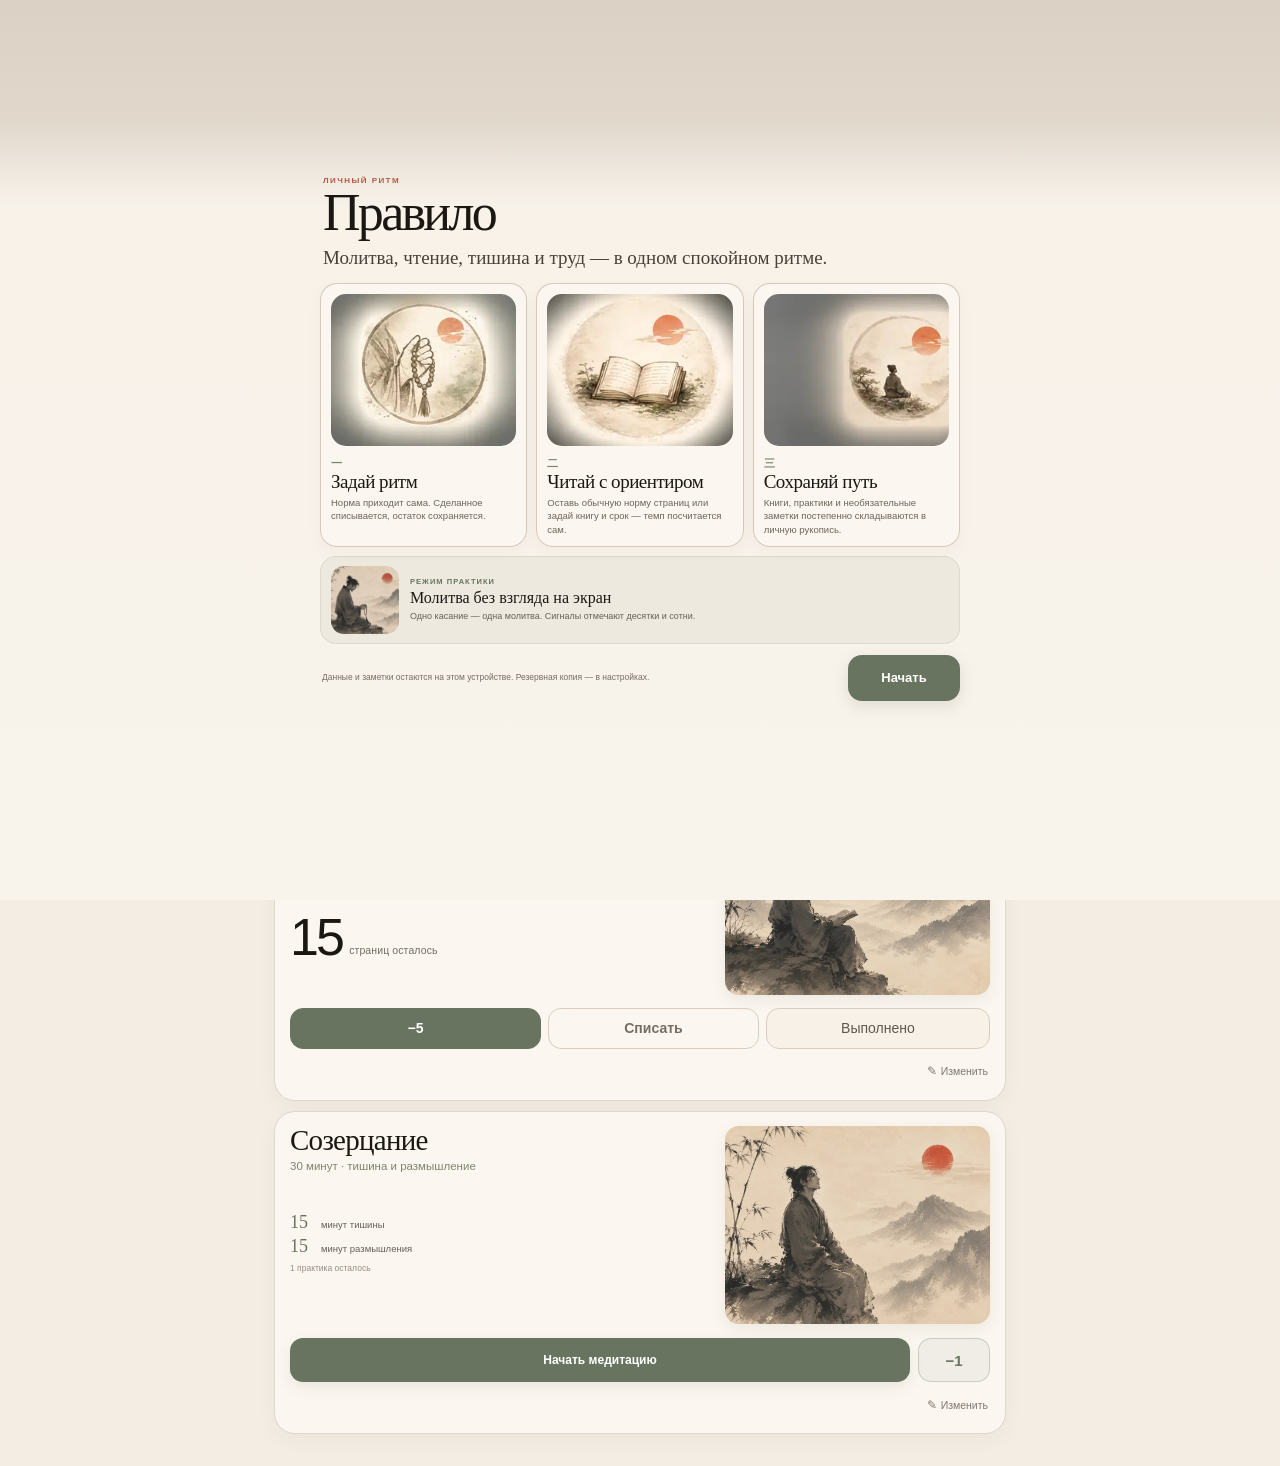
<file: index.html>
<!doctype html>
<html lang="ru">
<head>
<meta charset="utf-8">
<meta name="viewport" content="width=device-width,initial-scale=1,viewport-fit=cover">
<meta name="theme-color" content="#f3ede3">
<meta name="apple-mobile-web-app-capable" content="yes">
<meta name="apple-mobile-web-app-status-bar-style" content="default">
<meta name="apple-mobile-web-app-title" content="Правило">
<meta name="format-detection" content="telephone=no">
<meta name="description" content="Правило — личное локальное PWA для молитвы, чтения, медитации и собственного ритма.">
<link rel="manifest" href="manifest.webmanifest">
<link rel="apple-touch-icon" href="icon-180.png">
<link rel="stylesheet" href="app.css">
<style id="praviloCriticalBoot">
html,body{margin:0;min-height:100%;background:#f3ede3;color:#1d1915}
html.pravilo-booting body{overflow:hidden}
html.pravilo-booting .app{visibility:hidden}
.praviloBoot{position:fixed;inset:0;z-index:2147483000;display:grid;place-items:center;padding:max(24px,env(safe-area-inset-top)) 24px max(24px,env(safe-area-inset-bottom));box-sizing:border-box;background:#f3ede3;opacity:0;visibility:hidden;pointer-events:none;transition:opacity .24s ease,visibility .24s ease}
html.pravilo-booting .praviloBoot{opacity:1;visibility:visible;pointer-events:auto}
.praviloBootInner{display:grid;justify-items:center;gap:9px;transform:translateY(-3vh);text-align:center}
.praviloBootMark{position:relative;width:31px;height:31px;border:1.5px solid rgba(104,116,95,.48);border-right-color:rgba(104,116,95,.12);border-radius:50%;animation:praviloBootTurn 1.7s linear infinite}
.praviloBootMark:after{content:"";position:absolute;width:6px;height:6px;border-radius:50%;right:-1px;top:4px;background:#bd5842;box-shadow:0 0 0 4px rgba(189,88,66,.06)}
.praviloBootTitle{font:500 34px/1.02 Georgia,"Times New Roman",serif;letter-spacing:-.035em}
.praviloBootText{font:500 10px/1.2 -apple-system,BlinkMacSystemFont,"Segoe UI",sans-serif;letter-spacing:.14em;text-transform:uppercase;color:#8a8177}
@keyframes praviloBootTurn{to{transform:rotate(360deg)}}
@media(prefers-reduced-motion:reduce){.praviloBootMark{animation:none}}
</style>
<script>document.documentElement.classList.add('pravilo-booting');window.__praviloBootStarted=performance.now();</script>
<title>Правило</title>
</head>
<body>
<div class="praviloBoot" id="praviloBoot" role="status" aria-label="Правило загружается"><div class="praviloBootInner"><div class="praviloBootMark" aria-hidden="true"></div><div class="praviloBootTitle">Правило</div><div class="praviloBootText">личный ритм</div></div></div>
<main class="app">
  <header class="header">
    <div><div class="title">Правило</div><div class="date" id="date"></div></div>
    <div class="headActions">
      <button class="roundButton headerAction" id="addBtn" type="button" aria-label="Добавить"><svg class="headerActionIcon" viewBox="0 0 24 24" aria-hidden="true"><path d="M12 5v14M5 12h14"/></svg></button>
      <button class="roundButton headerAction" id="settingsBtn" type="button" aria-label="Настройки"><svg class="settingsGearIcon headerActionIcon" viewBox="0 0 24 24" aria-hidden="true"><circle cx="12" cy="12" r="3"/><path d="M12.22 2h-.44a2 2 0 0 0-2 2v.18a2 2 0 0 1-1 1.73l-.43.25a2 2 0 0 1-2 0l-.15-.08a2 2 0 0 0-2.73.73l-.22.38a2 2 0 0 0 .73 2.73l.15.09a2 2 0 0 1 1 1.74v.5a2 2 0 0 1-1 1.74l-.15.09a2 2 0 0 0-.73 2.73l.22.38a2 2 0 0 0 2.73.73l.15-.08a2 2 0 0 1 2 0l.43.25a2 2 0 0 1 1 1.73V20a2 2 0 0 0 2 2h.44a2 2 0 0 0 2-2v-.18a2 2 0 0 1 1-1.73l.43-.25a2 2 0 0 1 2 0l.15.08a2 2 0 0 0 2.73-.73l.22-.38a2 2 0 0 0-.73-2.73l-.15-.09a2 2 0 0 1-1-1.74v-.5a2 2 0 0 1 1-1.74l.15-.09a2 2 0 0 0 .73-2.73l-.22-.38a2 2 0 0 0-2.73-.73l-.15.08a2 2 0 0 1-2 0l-.43-.25a2 2 0 0 1-1-1.73V4a2 2 0 0 0-2-2z"/></svg></button>
    </div>
  </header>

  <section class="hero"><button class="quoteCard" id="dayQuote" type="button"><div class="quoteLabel">Слово дня</div><div class="quoteText" id="dayQuoteText"></div><div class="quoteAuthor" id="dayQuoteAuthor"></div><div class="quoteTap">нажми, чтобы перелистнуть</div></button></section>

  <nav class="tabs" aria-label="Разделы">
    <button class="tab active" data-tab="today" type="button">Сегодня</button>
    <button class="tab" data-tab="week" type="button">Неделя</button>
    <button class="tab" data-tab="history" type="button">История</button>
    <button class="tab" data-tab="catalog" type="button">Образы</button>
  </nav>

  <section id="todayView"><div class="stats" id="stats"></div><div class="cards" id="cards"></div></section>
  <section id="weekView" class="hidden"><div class="sectionHero weekHero"><img class="sectionHeroImage" src="images/week-hero.webp" alt="" aria-hidden="true"><div class="sectionHeroVeil" aria-hidden="true"></div><div class="sectionHeroCopy"><div class="sectionHeroKicker">ритм</div><div class="sectionHeroTitle">Неделя</div><div class="sectionHeroText">Семь дней в одном взгляде: что уже сделано и где сохраняется долг.</div></div></div><div class="sectionTitle">Последние 7 дней</div><div class="panel" id="weekPanel"></div></section>
  <section id="historyView" class="hidden"><div class="sectionHero historyHero"><img class="sectionHeroImage" src="images/history-hero.webp" alt="" aria-hidden="true"><div class="sectionHeroVeil" aria-hidden="true"></div><div class="sectionHeroCopy"><div class="sectionHeroKicker">память</div><div class="sectionHeroTitle">История</div><div class="sectionHeroText">Сделанное, прочитанное и сохранённые заметки — без оценок и серий.</div></div></div><div class="sectionTitle">История</div><div class="panel" id="historyPanel"></div></section>
  <section id="catalogView" class="hidden"><div class="sectionTitle">Образы</div><div class="gallery" id="catalog"></div></section>
</main>

<div class="overlay" id="amountOverlay"><div class="sheet"><div class="grabber"></div><div class="sheetHeader"><div class="sheetTitle" id="amountTitle">Списать</div><button class="closeBtn" type="button" data-close="amountOverlay">✕</button></div><div class="field"><label>Сколько выполнено?</label><input id="amountInput" type="number" inputmode="decimal" min="0" step="1"></div><div class="smallText" id="amountHint"></div><div class="sheetActions"><button class="button" type="button" data-close="amountOverlay">Отмена</button><button class="button primary" type="button" id="amountSave">Списать</button></div></div></div>

<div class="overlay" id="editorOverlay"><div class="sheet"><div class="grabber"></div><div class="sheetHeader"><div class="sheetTitle" id="editorTitle">Новая норма</div><button class="closeBtn" type="button" data-close="editorOverlay">✕</button></div><div class="field"><label>Название</label><input id="eName"></div><div class="two"><div class="field"><label>Начислять</label><input id="eIncrement" type="number" min="0" step="1"></div><div class="field"><label>Единица</label><input id="eUnit"></div></div><div class="two"><div class="field"><label>Период</label><select id="ePeriod"><option value="daily">Каждый день</option><option value="weekly">Каждую неделю</option><option value="monthly">Каждый месяц</option><option value="interval">Каждые N дней</option></select></div><div class="field"><label>Быстро списать</label><input id="eQuick" type="number" min="0" step="1"></div></div><div class="field hidden" id="intervalField"><label>Раз в сколько дней</label><input id="eIntervalDays" type="number" min="1" value="2"></div><div class="field"><label>Текущий долг</label><input id="eDebt" type="number" min="0"></div><div class="toggleRow"><div>Пауза</div><button class="switch" id="pauseSwitch" type="button" aria-label="Пауза"></button></div><div class="field"><label>Изображение</label><div class="pickerGrid" id="imagePicker"></div></div><div class="field"><label>Свой URL изображения</label><input id="eImageUrl"></div><div class="sheetActions"><button class="button danger" type="button" id="deleteTask">Удалить</button><button class="button" type="button" data-close="editorOverlay">Отмена</button><button class="button primary" type="button" id="saveTask">Сохранить</button></div></div></div>

<div class="overlay" id="settingsOverlay"><div class="sheet"><div class="grabber"></div><div class="sheetHeader"><div class="sheetTitle">Настройки</div><button class="closeBtn" type="button" data-close="settingsOverlay">✕</button></div><div class="panel"><b>Данные хранятся на этом устройстве</b><div class="smallText">Резервная копия пригодится на случай очистки данных браузера.</div></div><div class="sheetActions"><button class="button" type="button" id="exportBtn">Экспорт</button><button class="button" type="button" id="importBtn">Импорт</button></div><input id="importFile" type="file" accept=".json,application/json" class="hidden"><div class="sheetActions"><button class="button danger" type="button" id="clearHistory">Очистить историю</button><button class="button danger" type="button" id="resetAll">Сбросить всё</button></div></div></div>

<script>
(()=>{
  const started=window.__praviloBootStarted||performance.now();
  let finished=false;
  function finish(){
    if(finished)return;
    finished=true;
    const wait=Math.max(0,320-(performance.now()-started));
    setTimeout(()=>document.documentElement.classList.remove('pravilo-booting'),wait);
  }
  window.PraviloBoot={finish};
  window.addEventListener('pravilo:ready',finish,{once:true});
  window.addEventListener('pageshow',()=>{
    const ready=document.documentElement.dataset.praviloReady;
    if(ready==='1'||ready==='warning')finish();
  });
  setTimeout(finish,9000);
})();
</script>
<script src="app-manifest.js"></script>
<script src="app-core.js"></script>
<script src="app-bootstrap.js" defer></script>
</body>
</html>
</file>
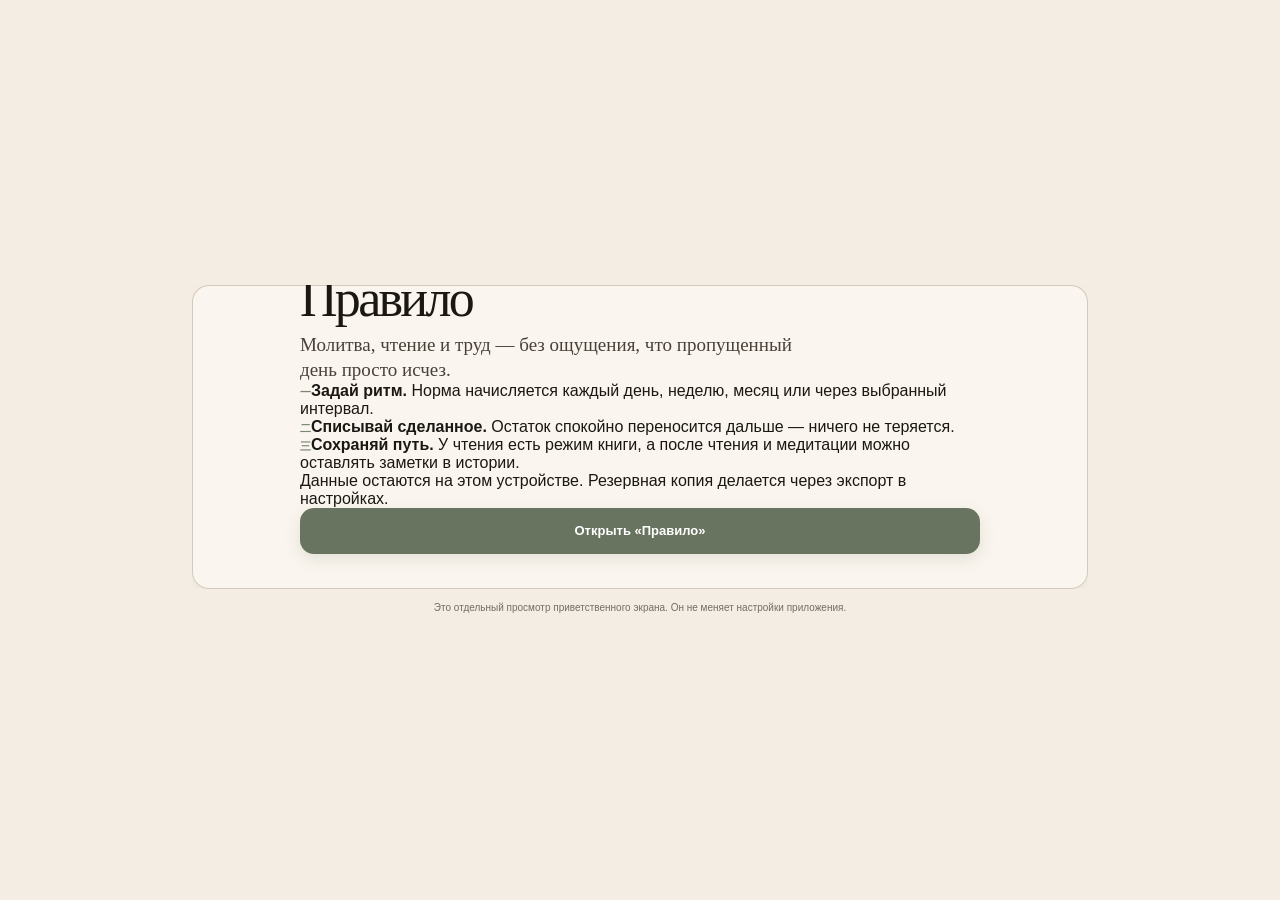
<file: welcome-preview.html>
<!doctype html>
<html lang="ru">
<head>
<meta charset="utf-8">
<meta name="viewport" content="width=device-width,initial-scale=1,viewport-fit=cover">
<meta name="theme-color" content="#f3ede3">
<title>Приветствие — Правило</title>
<link rel="stylesheet" href="onboarding.css">
<style>
html,body{margin:0;min-height:100%;background:#f3ede3;color:#1b1814;font-family:-apple-system,BlinkMacSystemFont,"SF Pro Text","Helvetica Neue",Arial,sans-serif}
body{min-height:100vh;display:grid;place-items:center;padding:18px 14px;box-sizing:border-box}
#praviloWelcome{position:relative!important;inset:auto!important;display:flex!important;width:100%;padding:0!important;background:transparent!important;backdrop-filter:none!important;-webkit-backdrop-filter:none!important;align-items:center!important}
.praviloWelcomeCard{margin:auto}
.previewNote{max-width:520px;margin:12px auto 0;text-align:center;color:#756d63;font-size:10px;line-height:1.4}
</style>
</head>
<body>
<div>
  <div id="praviloWelcome" class="show">
    <div class="praviloWelcomeCard">
      <div class="praviloWelcomeArt"></div>
      <div class="praviloWelcomeBody">
        <div class="praviloWelcomeKicker">Личный ритм</div>
        <div class="praviloWelcomeTitle">Правило</div>
        <div class="praviloWelcomeLead">Молитва, чтение и труд — без ощущения, что пропущенный день просто исчез.</div>
        <div class="praviloWelcomeSteps">
          <div class="praviloWelcomeStep"><span class="praviloWelcomeNum">一</span><span><b>Задай ритм.</b> Норма начисляется каждый день, неделю, месяц или через выбранный интервал.</span></div>
          <div class="praviloWelcomeStep"><span class="praviloWelcomeNum">二</span><span><b>Списывай сделанное.</b> Остаток спокойно переносится дальше — ничего не теряется.</span></div>
          <div class="praviloWelcomeStep"><span class="praviloWelcomeNum">三</span><span><b>Сохраняй путь.</b> У чтения есть режим книги, а после чтения и медитации можно оставлять заметки в истории.</span></div>
        </div>
        <div class="praviloWelcomePrivacy">Данные остаются на этом устройстве. Резервная копия делается через экспорт в настройках.</div>
        <a class="praviloWelcomeButton" href="./" style="display:grid;place-items:center;text-decoration:none;box-sizing:border-box">Открыть «Правило»</a>
      </div>
    </div>
  </div>
  <div class="previewNote">Это отдельный просмотр приветственного экрана. Он не меняет настройки приложения.</div>
</div>
</body>
</html>
</file>
<file: app.css>
:root{--bg:#f3ede3;--paper:#fbf7f0;--paper2:#f7f1e8;--ink:#1b1814;--muted:#756d63;--hair:#d8cdbf;--soft:#ede4d8;--green:#68745f;--green2:#7b8670;--red:#bd5842;--shadow:0 10px 28px rgba(71,48,22,.065);--serif:ui-serif,"Iowan Old Style","Baskerville","Times New Roman",serif;--sans:-apple-system,BlinkMacSystemFont,"SF Pro Text","Helvetica Neue",Arial,sans-serif}
*{box-sizing:border-box}html{background:var(--bg)}body{margin:0;min-height:100vh;background:var(--bg);color:var(--ink);font-family:var(--sans);-webkit-font-smoothing:antialiased;-webkit-text-size-adjust:100%}button,input,select,textarea{font:inherit}button{cursor:pointer;-webkit-tap-highlight-color:transparent}.hidden{display:none!important}
.app{max-width:720px;margin:auto;padding:calc(env(safe-area-inset-top) + 15px) 14px calc(env(safe-area-inset-bottom) + 32px)}.header{display:flex;align-items:flex-start;justify-content:space-between;gap:10px;padding:3px 3px 14px}.title{font:500 38px/.95 var(--serif)}.date{margin-top:7px;color:var(--muted);font-size:13px}.headActions{display:flex;gap:7px}.roundButton{width:43px;height:43px;display:grid;place-items:center;border-radius:999px;border:1px solid var(--hair);background:var(--paper);font-size:21px}.hero{position:relative;overflow:hidden;border:1px solid var(--hair);border-radius:24px;min-height:206px;background:url("images/hero.webp") center/cover no-repeat;box-shadow:var(--shadow)}.quoteCard{position:absolute;left:15px;bottom:14px;max-width:82%;padding:14px 15px;background:rgba(251,247,240,.94);border-radius:17px;border:1px solid var(--hair);text-align:left;color:inherit}.quoteLabel{font-size:9px;text-transform:uppercase;color:var(--red);font-weight:750}.quoteText{font:500 18px/1.26 var(--serif);margin-top:8px}.quoteAuthor,.quoteTap{font-size:10px;color:var(--muted);margin-top:7px}.tabs{display:flex;gap:7px;overflow:auto;padding:14px 0 13px}.tab{white-space:nowrap;border:1px solid var(--hair);background:var(--paper);padding:10px 16px;border-radius:999px;font-size:13px}.tab.active{background:var(--green);border-color:var(--green);color:white}.stats{display:grid;grid-template-columns:repeat(3,1fr);gap:8px;margin-bottom:10px}.stat,.task,.panel,.galleryCard{background:var(--paper);border:1px solid var(--hair);box-shadow:var(--shadow)}.stat{border-radius:18px;padding:10px;display:flex;align-items:center;gap:8px;min-width:0}.stat img{width:39px;height:39px;border-radius:50%;object-fit:cover;flex:none}.statNum{font:500 24px/.9 var(--serif)}.statLabel{font-size:9px;color:var(--muted)}.cards{display:flex;flex-direction:column;gap:10px}.task{border-radius:22px;padding:15px;overflow:hidden}.taskTop{display:grid;grid-template-columns:minmax(0,1fr) 118px;gap:12px;align-items:start}.taskName{font:500 29px/.98 var(--serif);overflow-wrap:anywhere}.taskRule{color:var(--green2);font-size:12px;margin-top:4px;line-height:1.3}.taskImage{width:118px;height:88px;border-radius:15px;object-fit:cover}.debtLine{display:flex;align-items:flex-end;gap:8px;margin-top:16px;min-width:0}.debtNumber{font:500 52px/.78 var(--serif);white-space:nowrap}.debtUnit,.debtNote{font-size:11px;color:var(--muted);line-height:1.3}.debtNote{margin-top:8px}.controlRow{display:grid;grid-template-columns:1.15fr .85fr .9fr;gap:7px;margin-top:14px}.button{min-height:43px;border-radius:13px;border:1px solid var(--hair);background:var(--paper2);padding:9px 10px;color:inherit}.button.primary{background:var(--green);border-color:var(--green);color:white}.subRow{display:flex;gap:7px;margin-top:8px;align-items:center;flex-wrap:wrap}.wordButton,.editButton,.practiceButton{min-height:35px;border-radius:11px;border:1px solid var(--hair);background:transparent;color:var(--muted);padding:7px 10px;font-size:10px}.editButton{margin-left:auto}.sectionTitle{font:500 22px var(--serif);margin:8px 2px 12px}.panel{border-radius:20px;padding:15px}.weekItem,.historyItem{padding:11px 0;border-bottom:1px solid var(--hair)}.weekItem:last-child,.historyItem:last-child{border-bottom:0}.historyItem{display:grid;grid-template-columns:1fr auto;gap:10px}.gallery{display:grid;grid-template-columns:repeat(2,1fr);gap:9px}.galleryCard{overflow:hidden;border-radius:17px}.galleryCard img{width:100%;aspect-ratio:4/3;object-fit:cover}.galleryMeta{padding:9px}.empty{text-align:center;padding:28px;color:var(--muted)}
.overlay{display:none;position:fixed;inset:0;z-index:50;background:rgba(28,20,12,.28);align-items:flex-end;justify-content:center}.overlay.show{display:flex}.sheet{width:min(720px,100%);max-height:92vh;overflow:auto;background:var(--paper);border-radius:26px 26px 0 0;padding:12px 15px calc(env(safe-area-inset-bottom) + 18px)}.grabber{width:37px;height:4px;border-radius:999px;background:#c9beb1;margin:0 auto 14px}.sheetHeader{display:flex;justify-content:space-between;align-items:center;gap:10px}.sheetTitle{font:500 28px var(--serif)}.closeBtn{border:0;background:var(--soft);width:36px;height:36px;border-radius:50%}.field{margin:12px 0}.field label{display:block;font-size:10px;color:var(--muted);margin-bottom:6px}.field input,.field select,.field textarea{width:100%;border:1px solid var(--hair);background:#fffaf4;border-radius:13px;padding:12px;color:inherit}.field textarea{min-height:100px;resize:vertical}.two{display:grid;grid-template-columns:1fr 1fr;gap:9px}.toggleRow{display:flex;justify-content:space-between;align-items:center;padding:11px 0;border-top:1px solid var(--hair)}.switch{width:49px;height:30px;border:0;background:#cbc2b7;border-radius:999px}.switch.on{background:var(--green)}.pickerGrid{display:grid;grid-template-columns:repeat(2,1fr);gap:8px}.pick{border:2px solid transparent;border-radius:15px;overflow:hidden;background:var(--paper2);padding:0}.pick img{width:100%;aspect-ratio:4/3;object-fit:cover}.pick span{display:block;padding:7px}.pick.selected{border-color:var(--red)}.sheetActions{display:flex;gap:8px;margin-top:16px}.sheetActions .button{flex:1}.danger{color:#9f4938}.smallText{font-size:9px;color:var(--muted);line-height:1.45}
.bookModeBox,.modeBox{margin:12px 0;padding:13px;border:1px solid var(--hair);border-radius:16px;background:var(--paper2)}.bookModeHead{display:flex;justify-content:space-between;gap:12px;align-items:flex-start}.bookModeTitle{font:500 19px var(--serif)}.bookModeSub{font-size:9px;color:var(--muted);line-height:1.4;margin-top:3px}.bookCheck{font-size:10px;display:flex;align-items:center;gap:6px;white-space:nowrap}.bookFields{margin-top:10px}.bookCalc{padding:10px 11px;border-radius:12px;background:rgba(104,116,95,.08);font-size:10px;color:var(--green);line-height:1.4}.bookIdentity{display:flex;align-items:baseline;gap:6px;margin-top:6px;color:var(--green);font-size:10px}.bookIdentityLabel{font-size:7px;text-transform:uppercase;letter-spacing:.1em;color:var(--red);font-weight:700}.bookProgress{margin-top:10px}.bookProgressHead{display:flex;justify-content:space-between;font-size:9px;color:var(--muted)}.bookProgressTrack{height:4px;background:var(--soft);border-radius:999px;overflow:hidden;margin-top:5px}.bookProgressFill{height:100%;background:var(--green);border-radius:999px}
.modeHelp{margin-top:6px;font-size:9px;line-height:1.4;color:var(--muted)}
#featureSettingsRow{display:grid;gap:7px;margin:12px 0}
</file>
<file: onboarding.css>
#praviloWelcome{position:fixed;inset:0;z-index:1000;background:#f5eee5;display:none;overflow:auto;overscroll-behavior:contain;-webkit-overflow-scrolling:touch;color:#1b1814}
#praviloWelcome.show{display:block}
.praviloWelcomeShell{min-height:100svh;overflow:hidden;background:linear-gradient(180deg,#e8dfd2 0,#f8f2e9 24%,#f8f3eb 100%)}
.praviloWelcomeHero{position:relative;height:calc(118px + env(safe-area-inset-top));min-height:118px;overflow:hidden;background-color:#ddd3c6;background-image:linear-gradient(180deg,rgba(232,223,210,.04),rgba(248,243,235,.16)),url('images/onboarding_hero.webp');background-position:center,center 42%;background-size:cover,cover;background-repeat:no-repeat}
.praviloWelcomeHero:after{content:'';position:absolute;inset:0;background:linear-gradient(180deg,rgba(31,24,17,.01) 8%,rgba(248,243,235,.06) 58%,#f8f3eb 100%)}
.praviloWelcomeBody{position:relative;width:min(680px,100%);margin:-24px auto 0;padding:0 15px calc(env(safe-area-inset-bottom) + 24px)}
.praviloWelcomeIntro{padding:0 3px 13px}
.praviloWelcomeKicker{font-size:8px;letter-spacing:.18em;text-transform:uppercase;color:#b95743;font-weight:800}
.praviloWelcomeTitle{margin-top:4px;font:500 43px/.93 var(--serif,ui-serif);letter-spacing:-.052em}
.praviloWelcomeLead{max-width:520px;margin-top:8px;font:500 16px/1.32 var(--serif,ui-serif);color:#494139}
.praviloWelcomeCards{display:grid;gap:7px}
.praviloWelcomeCard{display:grid;grid-template-columns:68px minmax(0,1fr);gap:11px;align-items:center;padding:9px 10px;background:rgba(251,247,240,.91);border:1px solid rgba(208,195,180,.88);border-radius:17px;box-shadow:0 5px 17px rgba(70,48,25,.035)}
.praviloWelcomeIcon{width:68px;height:68px;border-radius:14px;object-fit:cover;background:#e7ddd1;box-shadow:inset 0 0 0 1px rgba(80,60,40,.045)}
.praviloWelcomeCardCopy{min-width:0}
.praviloWelcomeNum{font:600 11px/1 var(--serif,ui-serif);color:#7b8670}
.praviloWelcomeCardTitle{margin-top:3px;font:500 18px/1.04 var(--serif,ui-serif);letter-spacing:-.025em;overflow-wrap:anywhere}
.praviloWelcomeCardText{margin-top:4px;color:#6e655b;font-size:9.5px;line-height:1.4;overflow-wrap:anywhere}
.praviloWelcomePractice{display:grid;grid-template-columns:54px minmax(0,1fr);gap:11px;align-items:center;margin-top:9px;padding:9px 10px;border-radius:16px;background:rgba(104,116,95,.075);border:1px solid rgba(104,116,95,.13)}
.praviloWelcomePractice img{width:54px;height:54px;border-radius:13px;object-fit:cover;filter:saturate(.82)}
.praviloWelcomePracticeKicker{font-size:7.5px;text-transform:uppercase;letter-spacing:.14em;color:#68745f;font-weight:800}
.praviloWelcomePracticeTitle{margin-top:3px;font:500 16px/1.08 var(--serif,ui-serif)}
.praviloWelcomePracticeText{margin-top:4px;color:#696158;font-size:9px;line-height:1.38}
.praviloWelcomeFoot{display:grid;grid-template-columns:minmax(0,1fr) auto;gap:10px;align-items:center;margin-top:11px}
.praviloWelcomeNote{color:#756d63;font-size:8.5px;line-height:1.4;padding-left:2px}
.praviloWelcomeButton{min-width:112px;min-height:46px;border:0;border-radius:14px;background:#68745f;color:#fff;font-weight:750;font-size:13px;box-shadow:0 5px 16px rgba(65,77,56,.13);padding:10px 18px}
.praviloWelcomeButton:active{transform:scale(.99)}
#showWelcomeBtn,#openWelcomePageBtn{display:none!important}

@media(min-width:700px){
  .praviloWelcomeHero{height:calc(210px + env(safe-area-inset-top));background-position:center,center 45%}
  .praviloWelcomeBody{margin-top:-34px;padding-left:20px;padding-right:20px}
  .praviloWelcomeTitle{font-size:52px}.praviloWelcomeLead{font-size:19px}
  .praviloWelcomeCards{grid-template-columns:repeat(3,1fr);gap:9px}
  .praviloWelcomeCard{display:block;padding:10px}.praviloWelcomeIcon{width:100%;height:auto;aspect-ratio:1.22;border-radius:15px}
  .praviloWelcomeNum{margin-top:8px}.praviloWelcomeCardTitle{font-size:19px}
  .praviloWelcomePractice{grid-template-columns:68px 1fr}.praviloWelcomePractice img{width:68px;height:68px}
}

@media(max-width:390px){
  .praviloWelcomeHero{height:calc(100px + env(safe-area-inset-top));min-height:100px}
  .praviloWelcomeBody{margin-top:-20px;padding-left:12px;padding-right:12px}
  .praviloWelcomeTitle{font-size:39px}.praviloWelcomeLead{font-size:15px}
  .praviloWelcomeCard{grid-template-columns:61px minmax(0,1fr);padding:8px 9px}.praviloWelcomeIcon{width:61px;height:61px}
  .praviloWelcomeCardTitle{font-size:17px}.praviloWelcomeCardText{font-size:9px}
  .praviloWelcomeFoot{grid-template-columns:1fr}.praviloWelcomeButton{width:100%}.praviloWelcomeNote{text-align:center;padding:0 8px}
}

@media(max-height:720px) and (max-width:699px){
  .praviloWelcomeHero{height:calc(82px + env(safe-area-inset-top));min-height:82px}
  .praviloWelcomeBody{margin-top:-18px}.praviloWelcomeIntro{padding-bottom:9px}.praviloWelcomeLead{font-size:14px;margin-top:6px}
  .praviloWelcomeCards{gap:6px}.praviloWelcomeCard{grid-template-columns:56px minmax(0,1fr);padding:7px 8px}.praviloWelcomeIcon{width:56px;height:56px}
  .praviloWelcomePractice{margin-top:7px;padding:7px 8px}.praviloWelcomeFoot{margin-top:8px}
}
</file>
